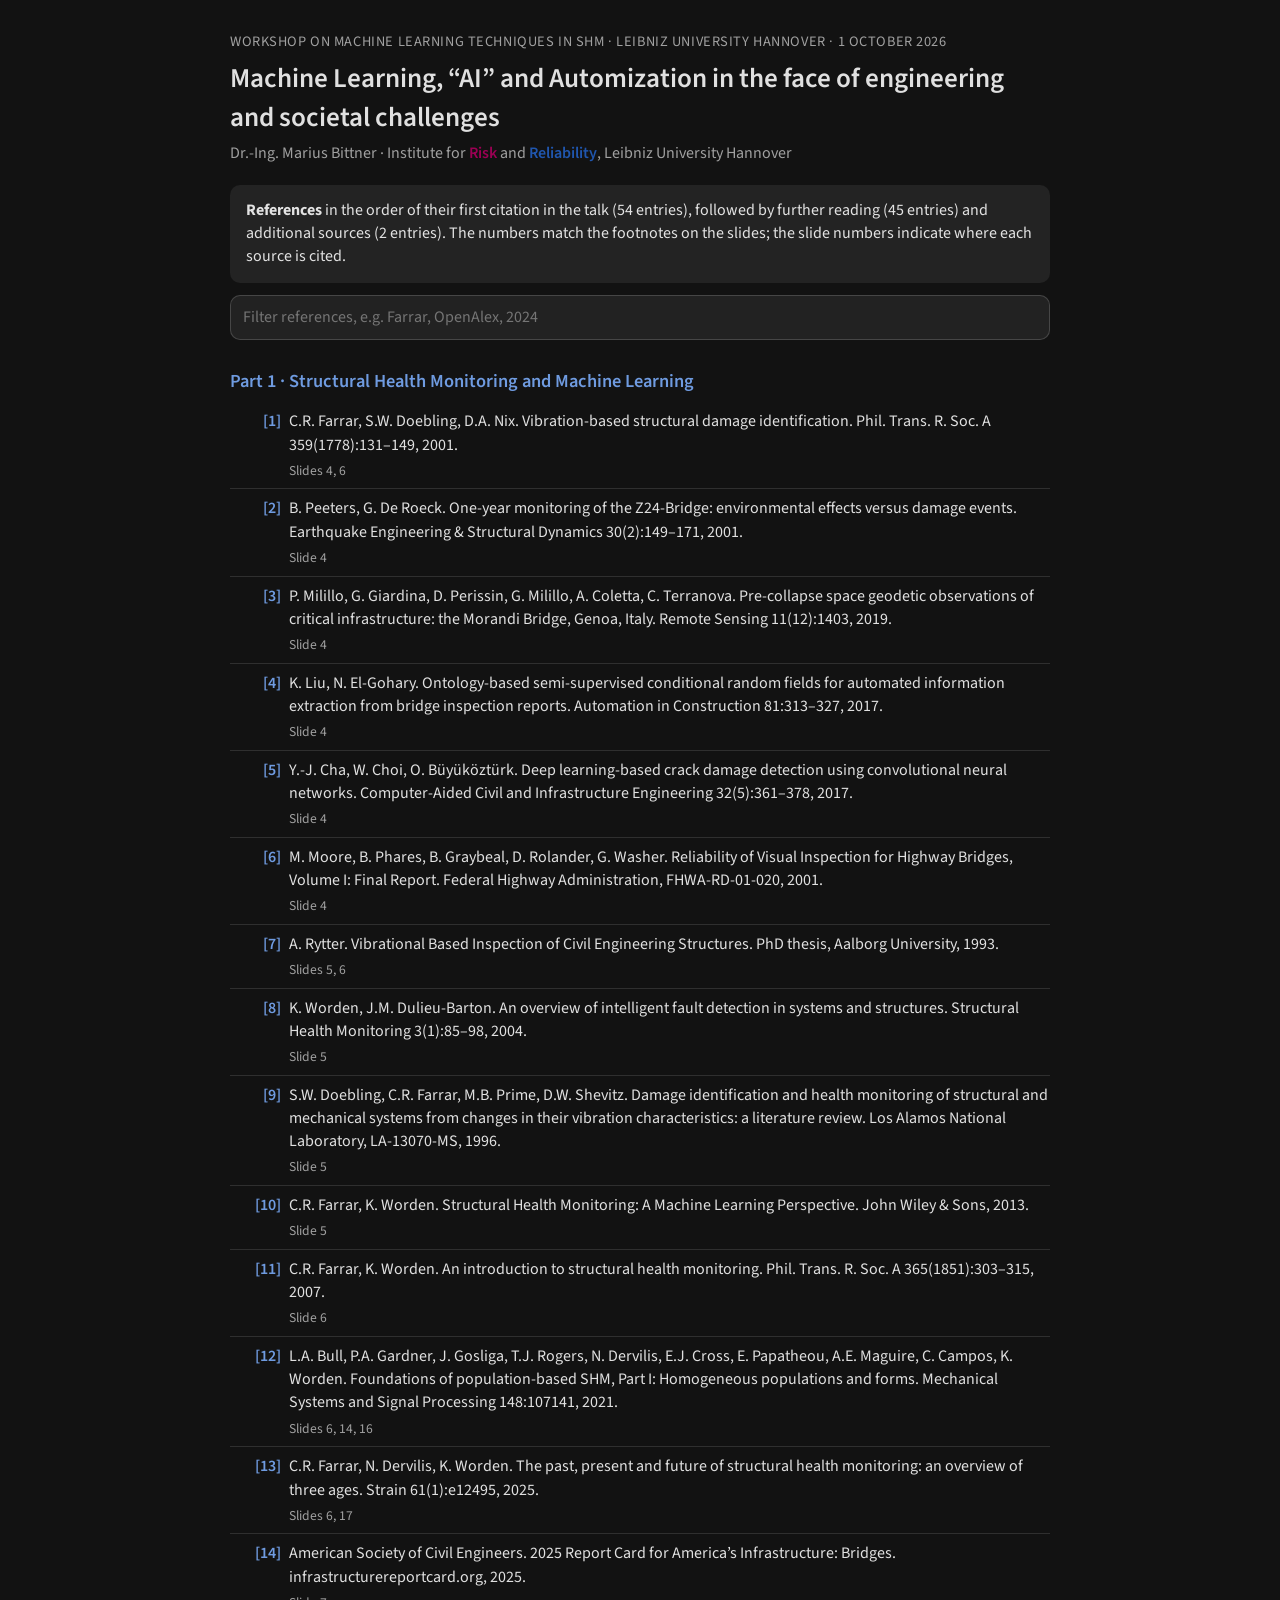
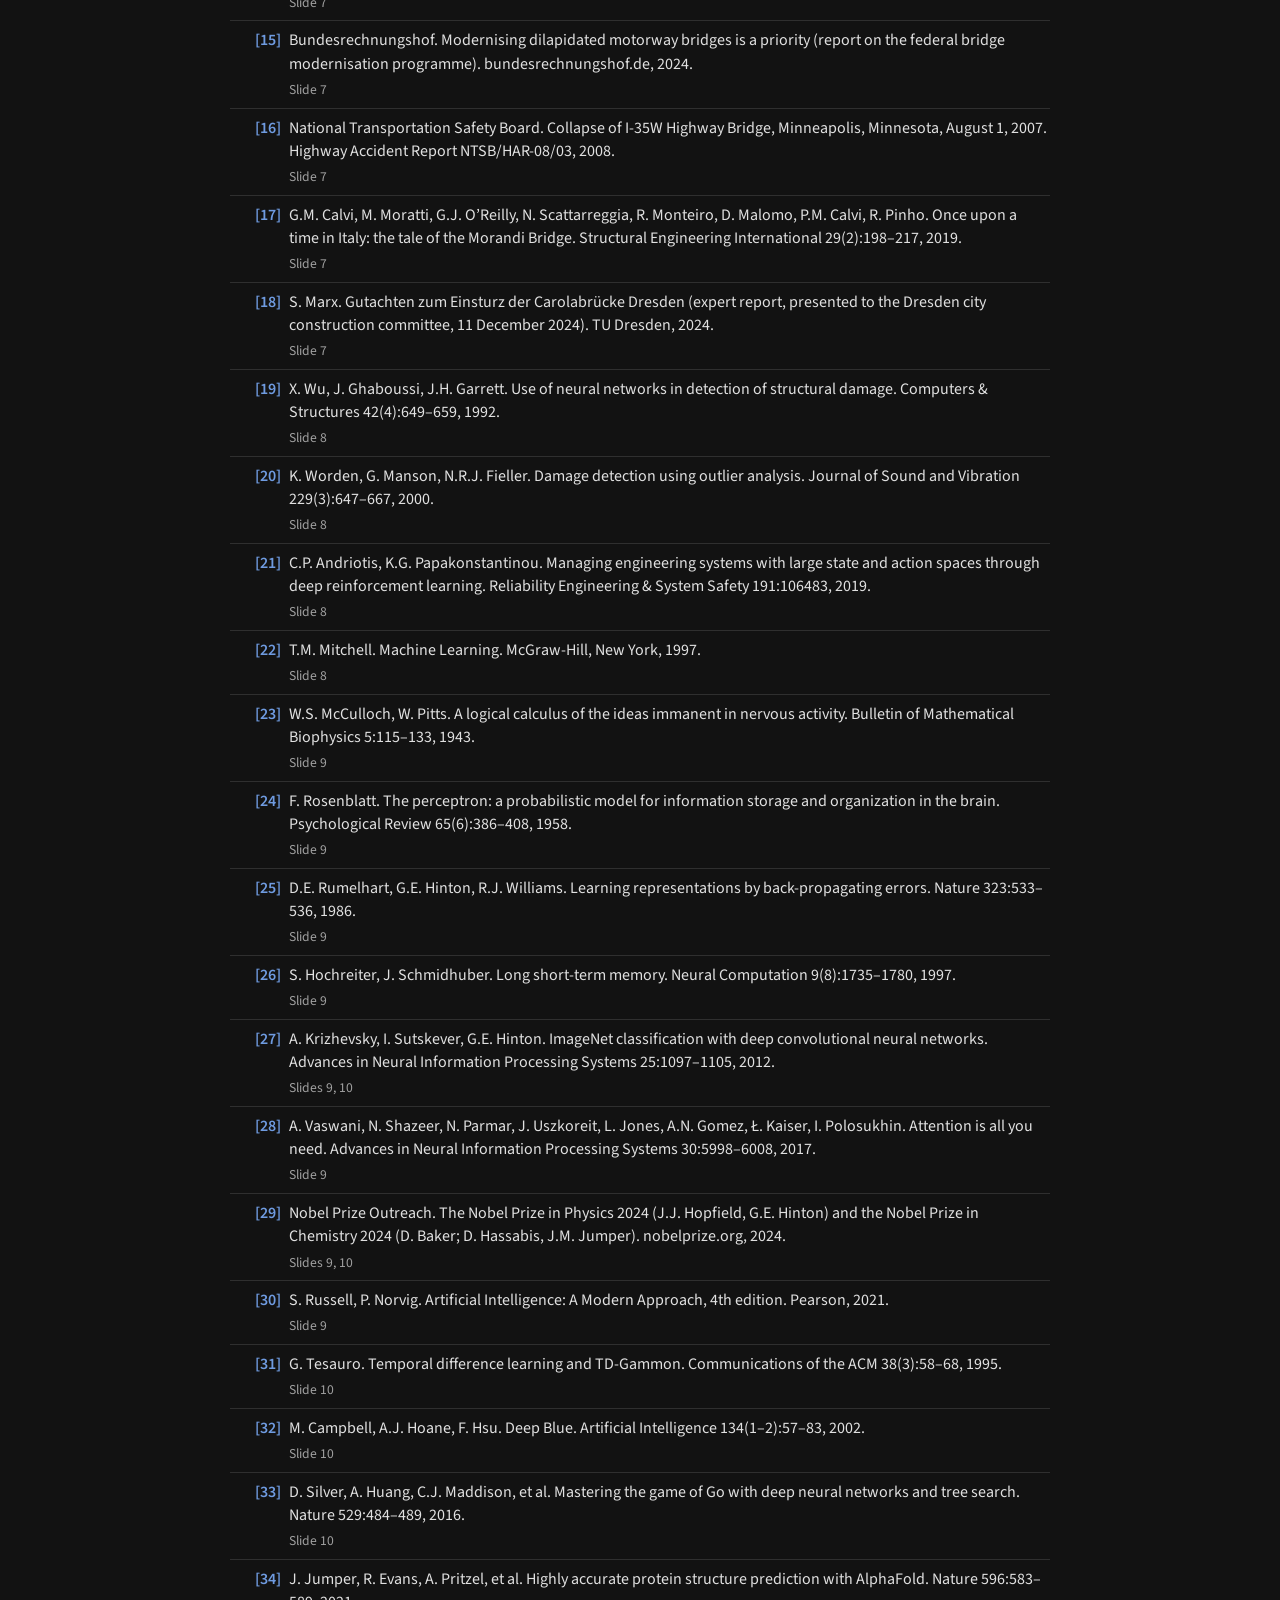
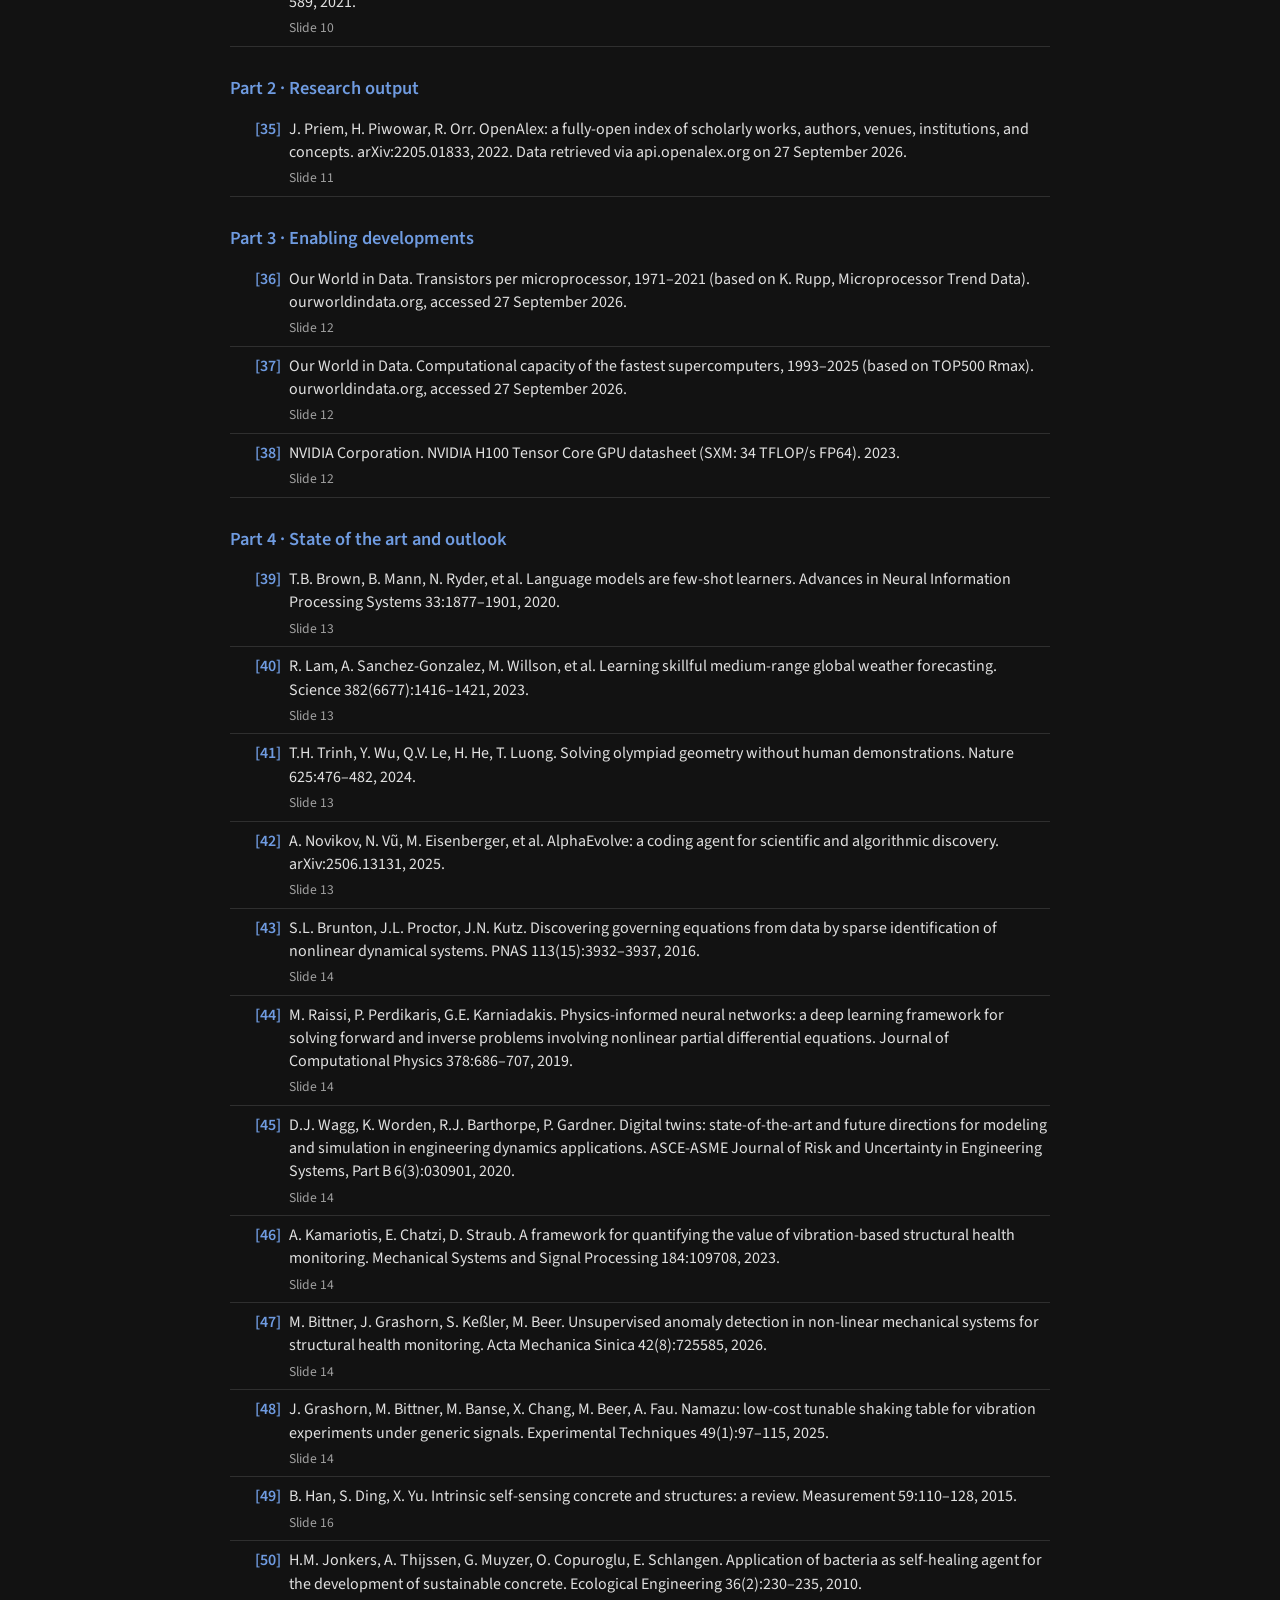
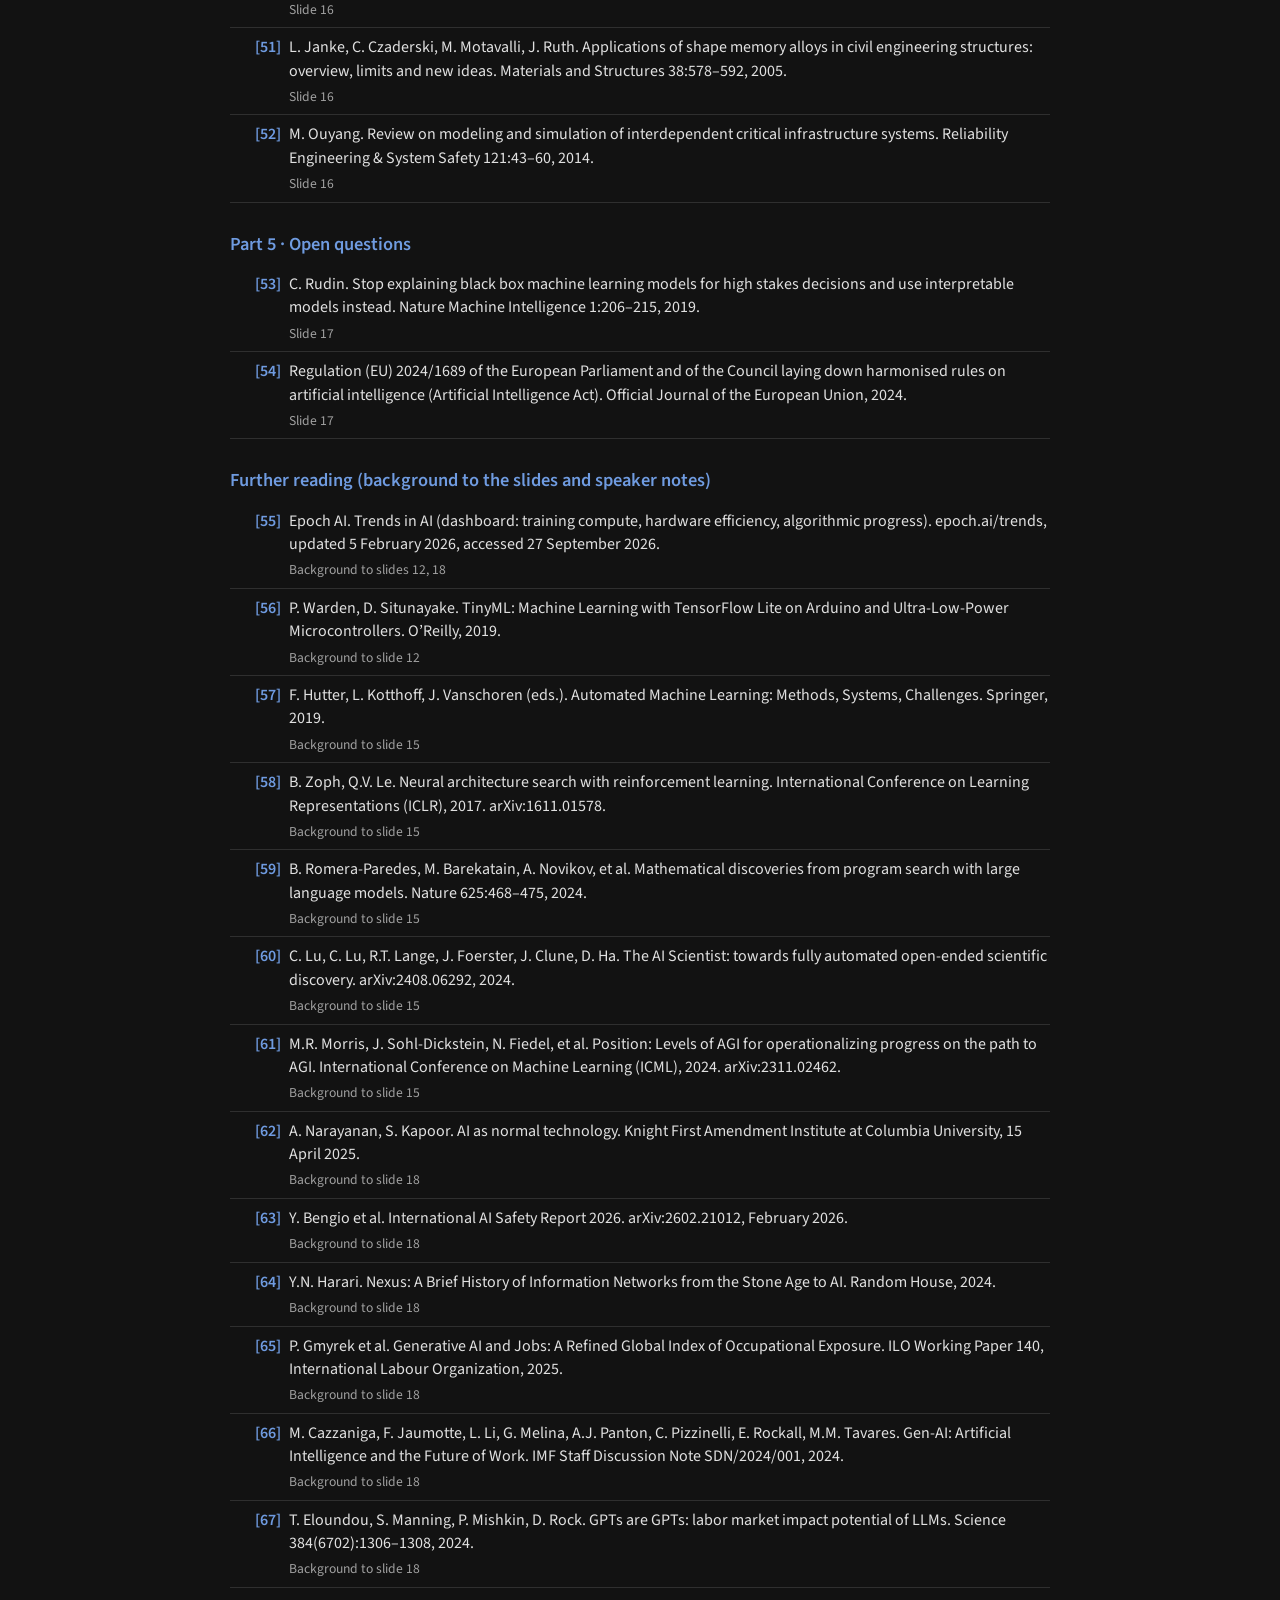
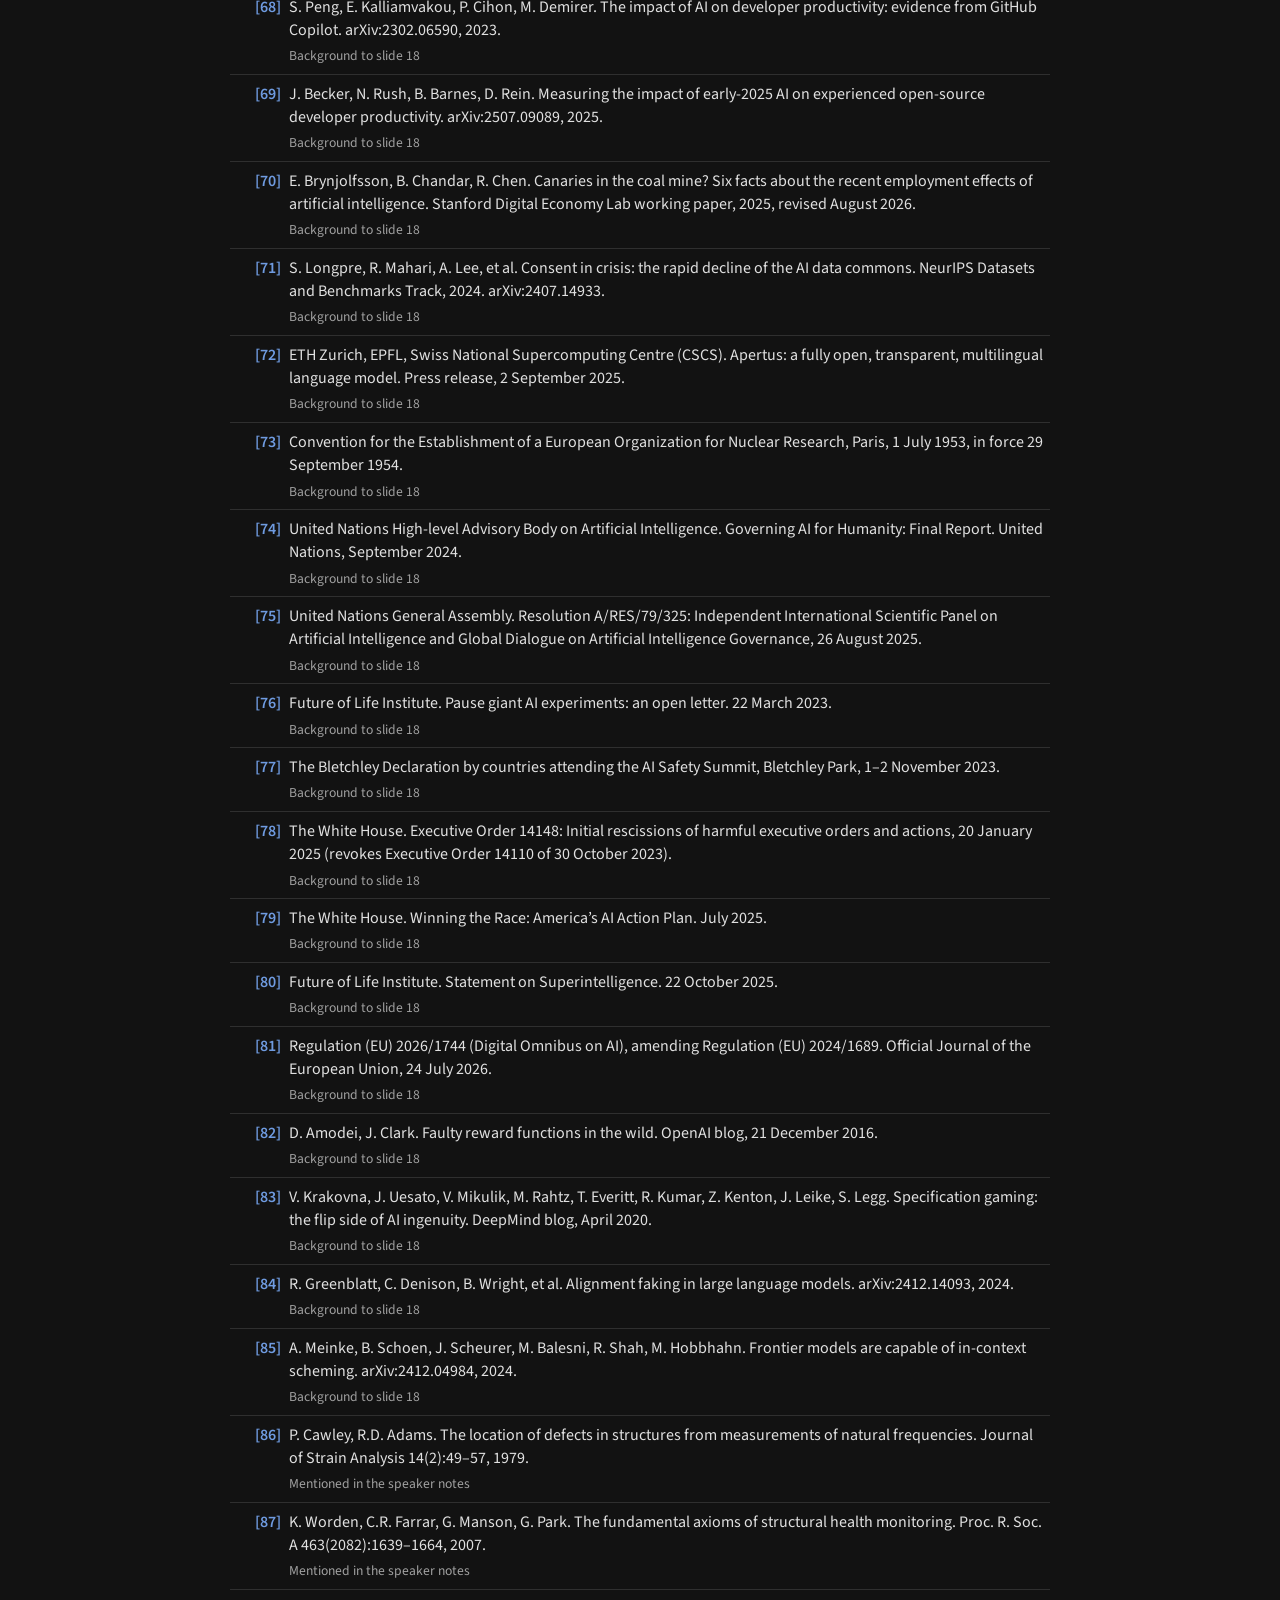
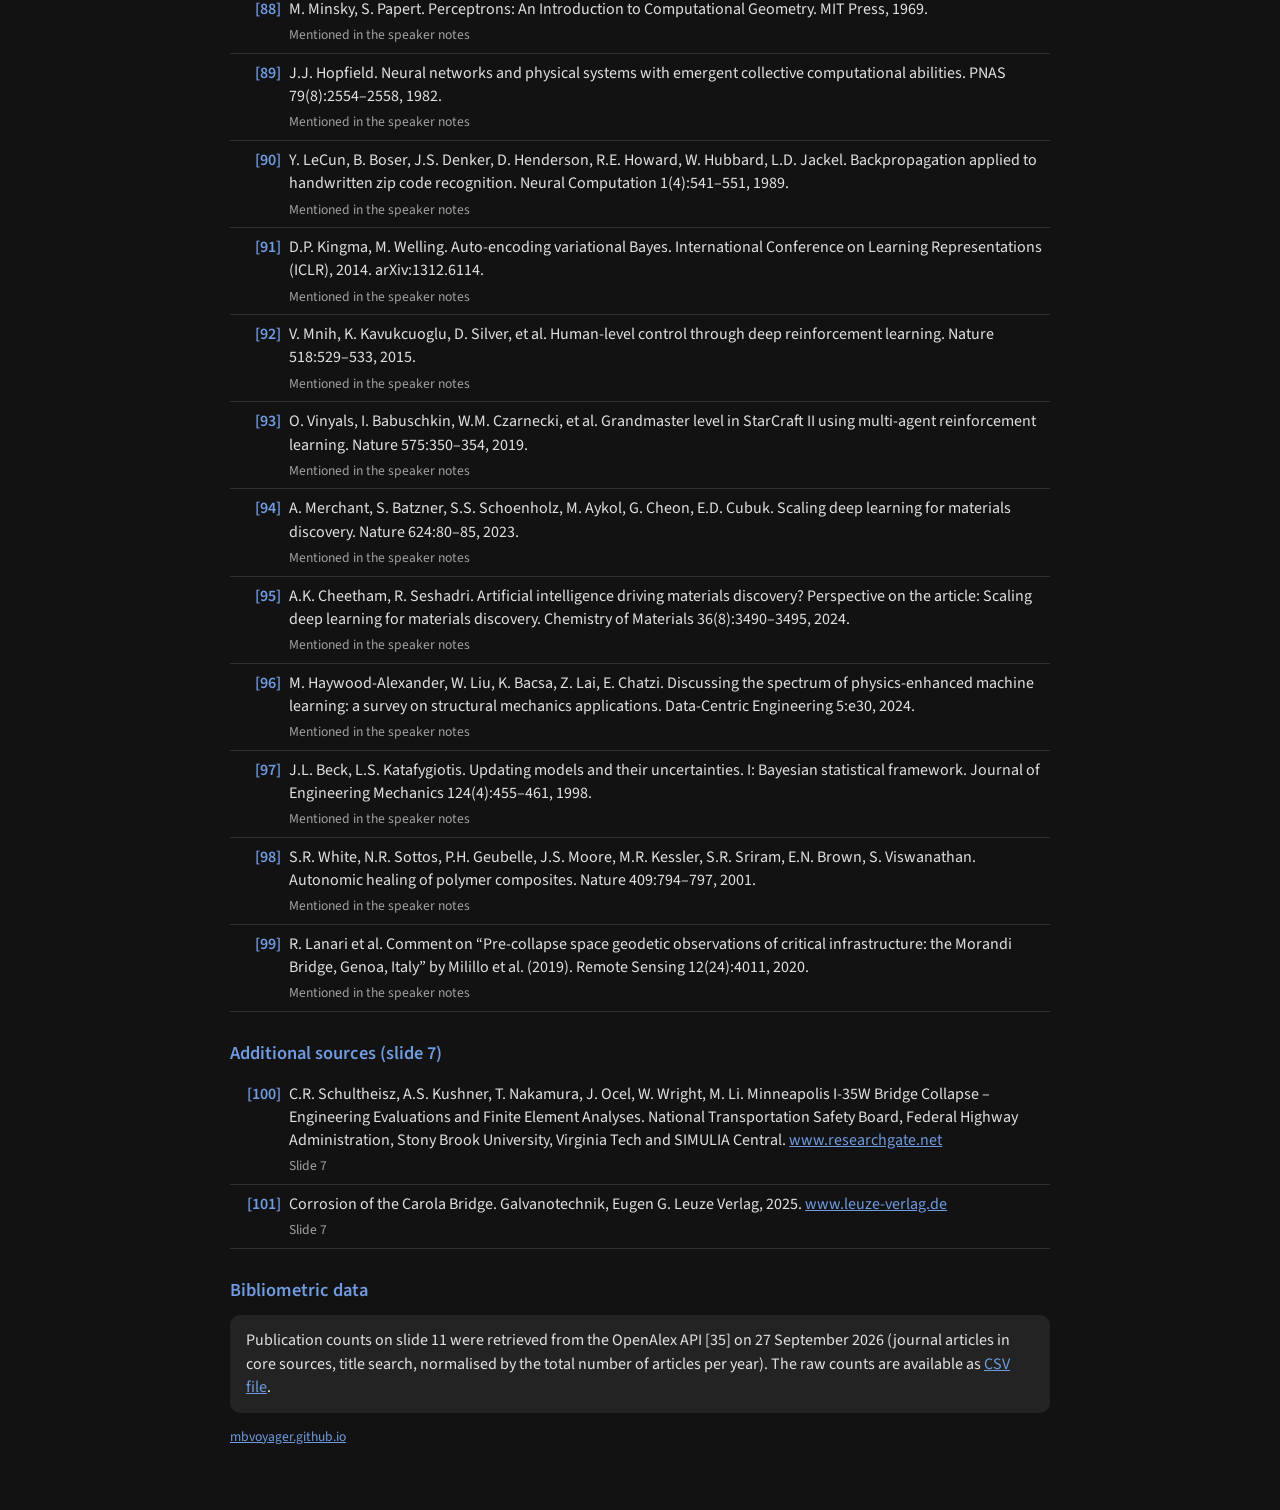
<file: shm26/index.html>
<!DOCTYPE html>
<html lang="en">
  <head>
    <meta charset="UTF-8" />
    <meta name="viewport" content="width=device-width, initial-scale=1.0" />
    <meta name="robots" content="noindex, nofollow" />
    <title>References: Machine Learning, “AI” and Automization (SHM workshop 2026)</title>
    <link rel="icon" href="https://avatars.githubusercontent.com/u/53342844" type="image/x-icon" />
    <link rel="stylesheet" href="talk.css" />
  </head>

  <body>
    <main>
      <p class="eyebrow">Workshop on Machine Learning Techniques in SHM · Leibniz University Hannover · 1 October 2026</p>
      <h1>Machine Learning, “AI” and Automization in the face of engineering and societal challenges</h1>
      <p class="meta">
        Dr.-Ing. Marius Bittner · Institute for <span class="risk">Risk</span> and <span class="reliability">Reliability</span>,
        Leibniz University Hannover
      </p>

      <div class="card">
        <strong>References</strong> in the order of their first citation in the talk (54 entries), followed by further reading (45 entries) and additional sources (2 entries).
        The numbers match the footnotes on the slides; the slide numbers indicate where each source is cited.
      </div>

      <input class="search" id="search" type="search" placeholder="Filter references, e.g. Farrar, OpenAlex, 2024" aria-label="Filter references" />
      <p class="small" id="count"></p>

      <h2 class="part">Part 1 · Structural Health Monitoring and Machine Learning</h2>
      <ol class="refs">
        <li id="ref-1"><span class="num">[1]</span><span class="text">C.R. Farrar, S.W. Doebling, D.A. Nix. Vibration-based structural damage identification. Phil. Trans. R. Soc. A 359(1778):131–149, 2001.</span><span class="slides">Slides 4, 6</span></li>
        <li id="ref-2"><span class="num">[2]</span><span class="text">B. Peeters, G. De Roeck. One-year monitoring of the Z24-Bridge: environmental effects versus damage events. Earthquake Engineering &amp; Structural Dynamics 30(2):149–171, 2001.</span><span class="slides">Slide 4</span></li>
        <li id="ref-3"><span class="num">[3]</span><span class="text">P. Milillo, G. Giardina, D. Perissin, G. Milillo, A. Coletta, C. Terranova. Pre-collapse space geodetic observations of critical infrastructure: the Morandi Bridge, Genoa, Italy. Remote Sensing 11(12):1403, 2019.</span><span class="slides">Slide 4</span></li>
        <li id="ref-4"><span class="num">[4]</span><span class="text">K. Liu, N. El-Gohary. Ontology-based semi-supervised conditional random fields for automated information extraction from bridge inspection reports. Automation in Construction 81:313–327, 2017.</span><span class="slides">Slide 4</span></li>
        <li id="ref-5"><span class="num">[5]</span><span class="text">Y.-J. Cha, W. Choi, O. Büyüköztürk. Deep learning-based crack damage detection using convolutional neural networks. Computer-Aided Civil and Infrastructure Engineering 32(5):361–378, 2017.</span><span class="slides">Slide 4</span></li>
        <li id="ref-6"><span class="num">[6]</span><span class="text">M. Moore, B. Phares, B. Graybeal, D. Rolander, G. Washer. Reliability of Visual Inspection for Highway Bridges, Volume I: Final Report. Federal Highway Administration, FHWA-RD-01-020, 2001.</span><span class="slides">Slide 4</span></li>
        <li id="ref-7"><span class="num">[7]</span><span class="text">A. Rytter. Vibrational Based Inspection of Civil Engineering Structures. PhD thesis, Aalborg University, 1993.</span><span class="slides">Slides 5, 6</span></li>
        <li id="ref-8"><span class="num">[8]</span><span class="text">K. Worden, J.M. Dulieu-Barton. An overview of intelligent fault detection in systems and structures. Structural Health Monitoring 3(1):85–98, 2004.</span><span class="slides">Slide 5</span></li>
        <li id="ref-9"><span class="num">[9]</span><span class="text">S.W. Doebling, C.R. Farrar, M.B. Prime, D.W. Shevitz. Damage identification and health monitoring of structural and mechanical systems from changes in their vibration characteristics: a literature review. Los Alamos National Laboratory, LA-13070-MS, 1996.</span><span class="slides">Slide 5</span></li>
        <li id="ref-10"><span class="num">[10]</span><span class="text">C.R. Farrar, K. Worden. Structural Health Monitoring: A Machine Learning Perspective. John Wiley &amp; Sons, 2013.</span><span class="slides">Slide 5</span></li>
        <li id="ref-11"><span class="num">[11]</span><span class="text">C.R. Farrar, K. Worden. An introduction to structural health monitoring. Phil. Trans. R. Soc. A 365(1851):303–315, 2007.</span><span class="slides">Slide 6</span></li>
        <li id="ref-12"><span class="num">[12]</span><span class="text">L.A. Bull, P.A. Gardner, J. Gosliga, T.J. Rogers, N. Dervilis, E.J. Cross, E. Papatheou, A.E. Maguire, C. Campos, K. Worden. Foundations of population-based SHM, Part I: Homogeneous populations and forms. Mechanical Systems and Signal Processing 148:107141, 2021.</span><span class="slides">Slides 6, 14, 16</span></li>
        <li id="ref-13"><span class="num">[13]</span><span class="text">C.R. Farrar, N. Dervilis, K. Worden. The past, present and future of structural health monitoring: an overview of three ages. Strain 61(1):e12495, 2025.</span><span class="slides">Slides 6, 17</span></li>
        <li id="ref-14"><span class="num">[14]</span><span class="text">American Society of Civil Engineers. 2025 Report Card for America’s Infrastructure: Bridges. infrastructurereportcard.org, 2025.</span><span class="slides">Slide 7</span></li>
        <li id="ref-15"><span class="num">[15]</span><span class="text">Bundesrechnungshof. Modernising dilapidated motorway bridges is a priority (report on the federal bridge modernisation programme). bundesrechnungshof.de, 2024.</span><span class="slides">Slide 7</span></li>
        <li id="ref-16"><span class="num">[16]</span><span class="text">National Transportation Safety Board. Collapse of I-35W Highway Bridge, Minneapolis, Minnesota, August 1, 2007. Highway Accident Report NTSB/HAR-08/03, 2008.</span><span class="slides">Slide 7</span></li>
        <li id="ref-17"><span class="num">[17]</span><span class="text">G.M. Calvi, M. Moratti, G.J. O’Reilly, N. Scattarreggia, R. Monteiro, D. Malomo, P.M. Calvi, R. Pinho. Once upon a time in Italy: the tale of the Morandi Bridge. Structural Engineering International 29(2):198–217, 2019.</span><span class="slides">Slide 7</span></li>
        <li id="ref-18"><span class="num">[18]</span><span class="text">S. Marx. Gutachten zum Einsturz der Carolabrücke Dresden (expert report, presented to the Dresden city construction committee, 11 December 2024). TU Dresden, 2024.</span><span class="slides">Slide 7</span></li>
        <li id="ref-19"><span class="num">[19]</span><span class="text">X. Wu, J. Ghaboussi, J.H. Garrett. Use of neural networks in detection of structural damage. Computers &amp; Structures 42(4):649–659, 1992.</span><span class="slides">Slide 8</span></li>
        <li id="ref-20"><span class="num">[20]</span><span class="text">K. Worden, G. Manson, N.R.J. Fieller. Damage detection using outlier analysis. Journal of Sound and Vibration 229(3):647–667, 2000.</span><span class="slides">Slide 8</span></li>
        <li id="ref-21"><span class="num">[21]</span><span class="text">C.P. Andriotis, K.G. Papakonstantinou. Managing engineering systems with large state and action spaces through deep reinforcement learning. Reliability Engineering &amp; System Safety 191:106483, 2019.</span><span class="slides">Slide 8</span></li>
        <li id="ref-22"><span class="num">[22]</span><span class="text">T.M. Mitchell. Machine Learning. McGraw-Hill, New York, 1997.</span><span class="slides">Slide 8</span></li>
        <li id="ref-23"><span class="num">[23]</span><span class="text">W.S. McCulloch, W. Pitts. A logical calculus of the ideas immanent in nervous activity. Bulletin of Mathematical Biophysics 5:115–133, 1943.</span><span class="slides">Slide 9</span></li>
        <li id="ref-24"><span class="num">[24]</span><span class="text">F. Rosenblatt. The perceptron: a probabilistic model for information storage and organization in the brain. Psychological Review 65(6):386–408, 1958.</span><span class="slides">Slide 9</span></li>
        <li id="ref-25"><span class="num">[25]</span><span class="text">D.E. Rumelhart, G.E. Hinton, R.J. Williams. Learning representations by back-propagating errors. Nature 323:533–536, 1986.</span><span class="slides">Slide 9</span></li>
        <li id="ref-26"><span class="num">[26]</span><span class="text">S. Hochreiter, J. Schmidhuber. Long short-term memory. Neural Computation 9(8):1735–1780, 1997.</span><span class="slides">Slide 9</span></li>
        <li id="ref-27"><span class="num">[27]</span><span class="text">A. Krizhevsky, I. Sutskever, G.E. Hinton. ImageNet classification with deep convolutional neural networks. Advances in Neural Information Processing Systems 25:1097–1105, 2012.</span><span class="slides">Slides 9, 10</span></li>
        <li id="ref-28"><span class="num">[28]</span><span class="text">A. Vaswani, N. Shazeer, N. Parmar, J. Uszkoreit, L. Jones, A.N. Gomez, Ł. Kaiser, I. Polosukhin. Attention is all you need. Advances in Neural Information Processing Systems 30:5998–6008, 2017.</span><span class="slides">Slide 9</span></li>
        <li id="ref-29"><span class="num">[29]</span><span class="text">Nobel Prize Outreach. The Nobel Prize in Physics 2024 (J.J. Hopfield, G.E. Hinton) and the Nobel Prize in Chemistry 2024 (D. Baker; D. Hassabis, J.M. Jumper). nobelprize.org, 2024.</span><span class="slides">Slides 9, 10</span></li>
        <li id="ref-30"><span class="num">[30]</span><span class="text">S. Russell, P. Norvig. Artificial Intelligence: A Modern Approach, 4th edition. Pearson, 2021.</span><span class="slides">Slide 9</span></li>
        <li id="ref-31"><span class="num">[31]</span><span class="text">G. Tesauro. Temporal difference learning and TD-Gammon. Communications of the ACM 38(3):58–68, 1995.</span><span class="slides">Slide 10</span></li>
        <li id="ref-32"><span class="num">[32]</span><span class="text">M. Campbell, A.J. Hoane, F. Hsu. Deep Blue. Artificial Intelligence 134(1–2):57–83, 2002.</span><span class="slides">Slide 10</span></li>
        <li id="ref-33"><span class="num">[33]</span><span class="text">D. Silver, A. Huang, C.J. Maddison, et al. Mastering the game of Go with deep neural networks and tree search. Nature 529:484–489, 2016.</span><span class="slides">Slide 10</span></li>
        <li id="ref-34"><span class="num">[34]</span><span class="text">J. Jumper, R. Evans, A. Pritzel, et al. Highly accurate protein structure prediction with AlphaFold. Nature 596:583–589, 2021.</span><span class="slides">Slide 10</span></li>
      </ol>
      <h2 class="part">Part 2 · Research output</h2>
      <ol class="refs">
        <li id="ref-35"><span class="num">[35]</span><span class="text">J. Priem, H. Piwowar, R. Orr. OpenAlex: a fully-open index of scholarly works, authors, venues, institutions, and concepts. arXiv:2205.01833, 2022. Data retrieved via api.openalex.org on 27 September 2026.</span><span class="slides">Slide 11</span></li>
      </ol>
      <h2 class="part">Part 3 · Enabling developments</h2>
      <ol class="refs">
        <li id="ref-36"><span class="num">[36]</span><span class="text">Our World in Data. Transistors per microprocessor, 1971–2021 (based on K. Rupp, Microprocessor Trend Data). ourworldindata.org, accessed 27 September 2026.</span><span class="slides">Slide 12</span></li>
        <li id="ref-37"><span class="num">[37]</span><span class="text">Our World in Data. Computational capacity of the fastest supercomputers, 1993–2025 (based on TOP500 Rmax). ourworldindata.org, accessed 27 September 2026.</span><span class="slides">Slide 12</span></li>
        <li id="ref-38"><span class="num">[38]</span><span class="text">NVIDIA Corporation. NVIDIA H100 Tensor Core GPU datasheet (SXM: 34 TFLOP/s FP64). 2023.</span><span class="slides">Slide 12</span></li>
      </ol>
      <h2 class="part">Part 4 · State of the art and outlook</h2>
      <ol class="refs">
        <li id="ref-39"><span class="num">[39]</span><span class="text">T.B. Brown, B. Mann, N. Ryder, et al. Language models are few-shot learners. Advances in Neural Information Processing Systems 33:1877–1901, 2020.</span><span class="slides">Slide 13</span></li>
        <li id="ref-40"><span class="num">[40]</span><span class="text">R. Lam, A. Sanchez-Gonzalez, M. Willson, et al. Learning skillful medium-range global weather forecasting. Science 382(6677):1416–1421, 2023.</span><span class="slides">Slide 13</span></li>
        <li id="ref-41"><span class="num">[41]</span><span class="text">T.H. Trinh, Y. Wu, Q.V. Le, H. He, T. Luong. Solving olympiad geometry without human demonstrations. Nature 625:476–482, 2024.</span><span class="slides">Slide 13</span></li>
        <li id="ref-42"><span class="num">[42]</span><span class="text">A. Novikov, N. Vũ, M. Eisenberger, et al. AlphaEvolve: a coding agent for scientific and algorithmic discovery. arXiv:2506.13131, 2025.</span><span class="slides">Slide 13</span></li>
        <li id="ref-43"><span class="num">[43]</span><span class="text">S.L. Brunton, J.L. Proctor, J.N. Kutz. Discovering governing equations from data by sparse identification of nonlinear dynamical systems. PNAS 113(15):3932–3937, 2016.</span><span class="slides">Slide 14</span></li>
        <li id="ref-44"><span class="num">[44]</span><span class="text">M. Raissi, P. Perdikaris, G.E. Karniadakis. Physics-informed neural networks: a deep learning framework for solving forward and inverse problems involving nonlinear partial differential equations. Journal of Computational Physics 378:686–707, 2019.</span><span class="slides">Slide 14</span></li>
        <li id="ref-45"><span class="num">[45]</span><span class="text">D.J. Wagg, K. Worden, R.J. Barthorpe, P. Gardner. Digital twins: state-of-the-art and future directions for modeling and simulation in engineering dynamics applications. ASCE-ASME Journal of Risk and Uncertainty in Engineering Systems, Part B 6(3):030901, 2020.</span><span class="slides">Slide 14</span></li>
        <li id="ref-46"><span class="num">[46]</span><span class="text">A. Kamariotis, E. Chatzi, D. Straub. A framework for quantifying the value of vibration-based structural health monitoring. Mechanical Systems and Signal Processing 184:109708, 2023.</span><span class="slides">Slide 14</span></li>
        <li id="ref-47"><span class="num">[47]</span><span class="text">M. Bittner, J. Grashorn, S. Keßler, M. Beer. Unsupervised anomaly detection in non-linear mechanical systems for structural health monitoring. Acta Mechanica Sinica 42(8):725585, 2026.</span><span class="slides">Slide 14</span></li>
        <li id="ref-48"><span class="num">[48]</span><span class="text">J. Grashorn, M. Bittner, M. Banse, X. Chang, M. Beer, A. Fau. Namazu: low-cost tunable shaking table for vibration experiments under generic signals. Experimental Techniques 49(1):97–115, 2025.</span><span class="slides">Slide 14</span></li>
        <li id="ref-49"><span class="num">[49]</span><span class="text">B. Han, S. Ding, X. Yu. Intrinsic self-sensing concrete and structures: a review. Measurement 59:110–128, 2015.</span><span class="slides">Slide 16</span></li>
        <li id="ref-50"><span class="num">[50]</span><span class="text">H.M. Jonkers, A. Thijssen, G. Muyzer, O. Copuroglu, E. Schlangen. Application of bacteria as self-healing agent for the development of sustainable concrete. Ecological Engineering 36(2):230–235, 2010.</span><span class="slides">Slide 16</span></li>
        <li id="ref-51"><span class="num">[51]</span><span class="text">L. Janke, C. Czaderski, M. Motavalli, J. Ruth. Applications of shape memory alloys in civil engineering structures: overview, limits and new ideas. Materials and Structures 38:578–592, 2005.</span><span class="slides">Slide 16</span></li>
        <li id="ref-52"><span class="num">[52]</span><span class="text">M. Ouyang. Review on modeling and simulation of interdependent critical infrastructure systems. Reliability Engineering &amp; System Safety 121:43–60, 2014.</span><span class="slides">Slide 16</span></li>
      </ol>
      <h2 class="part">Part 5 · Open questions</h2>
      <ol class="refs">
        <li id="ref-53"><span class="num">[53]</span><span class="text">C. Rudin. Stop explaining black box machine learning models for high stakes decisions and use interpretable models instead. Nature Machine Intelligence 1:206–215, 2019.</span><span class="slides">Slide 17</span></li>
        <li id="ref-54"><span class="num">[54]</span><span class="text">Regulation (EU) 2024/1689 of the European Parliament and of the Council laying down harmonised rules on artificial intelligence (Artificial Intelligence Act). Official Journal of the European Union, 2024.</span><span class="slides">Slide 17</span></li>
      </ol>
      <h2 class="part">Further reading (background to the slides and speaker notes)</h2>
      <ol class="refs">
        <li id="ref-55"><span class="num">[55]</span><span class="text">Epoch AI. Trends in AI (dashboard: training compute, hardware efficiency, algorithmic progress). epoch.ai/trends, updated 5 February 2026, accessed 27 September 2026.</span><span class="slides">Background to slides 12, 18</span></li>
        <li id="ref-56"><span class="num">[56]</span><span class="text">P. Warden, D. Situnayake. TinyML: Machine Learning with TensorFlow Lite on Arduino and Ultra-Low-Power Microcontrollers. O’Reilly, 2019.</span><span class="slides">Background to slide 12</span></li>
        <li id="ref-57"><span class="num">[57]</span><span class="text">F. Hutter, L. Kotthoff, J. Vanschoren (eds.). Automated Machine Learning: Methods, Systems, Challenges. Springer, 2019.</span><span class="slides">Background to slide 15</span></li>
        <li id="ref-58"><span class="num">[58]</span><span class="text">B. Zoph, Q.V. Le. Neural architecture search with reinforcement learning. International Conference on Learning Representations (ICLR), 2017. arXiv:1611.01578.</span><span class="slides">Background to slide 15</span></li>
        <li id="ref-59"><span class="num">[59]</span><span class="text">B. Romera-Paredes, M. Barekatain, A. Novikov, et al. Mathematical discoveries from program search with large language models. Nature 625:468–475, 2024.</span><span class="slides">Background to slide 15</span></li>
        <li id="ref-60"><span class="num">[60]</span><span class="text">C. Lu, C. Lu, R.T. Lange, J. Foerster, J. Clune, D. Ha. The AI Scientist: towards fully automated open-ended scientific discovery. arXiv:2408.06292, 2024.</span><span class="slides">Background to slide 15</span></li>
        <li id="ref-61"><span class="num">[61]</span><span class="text">M.R. Morris, J. Sohl-Dickstein, N. Fiedel, et al. Position: Levels of AGI for operationalizing progress on the path to AGI. International Conference on Machine Learning (ICML), 2024. arXiv:2311.02462.</span><span class="slides">Background to slide 15</span></li>
        <li id="ref-62"><span class="num">[62]</span><span class="text">A. Narayanan, S. Kapoor. AI as normal technology. Knight First Amendment Institute at Columbia University, 15 April 2025.</span><span class="slides">Background to slide 18</span></li>
        <li id="ref-63"><span class="num">[63]</span><span class="text">Y. Bengio et al. International AI Safety Report 2026. arXiv:2602.21012, February 2026.</span><span class="slides">Background to slide 18</span></li>
        <li id="ref-64"><span class="num">[64]</span><span class="text">Y.N. Harari. Nexus: A Brief History of Information Networks from the Stone Age to AI. Random House, 2024.</span><span class="slides">Background to slide 18</span></li>
        <li id="ref-65"><span class="num">[65]</span><span class="text">P. Gmyrek et al. Generative AI and Jobs: A Refined Global Index of Occupational Exposure. ILO Working Paper 140, International Labour Organization, 2025.</span><span class="slides">Background to slide 18</span></li>
        <li id="ref-66"><span class="num">[66]</span><span class="text">M. Cazzaniga, F. Jaumotte, L. Li, G. Melina, A.J. Panton, C. Pizzinelli, E. Rockall, M.M. Tavares. Gen-AI: Artificial Intelligence and the Future of Work. IMF Staff Discussion Note SDN/2024/001, 2024.</span><span class="slides">Background to slide 18</span></li>
        <li id="ref-67"><span class="num">[67]</span><span class="text">T. Eloundou, S. Manning, P. Mishkin, D. Rock. GPTs are GPTs: labor market impact potential of LLMs. Science 384(6702):1306–1308, 2024.</span><span class="slides">Background to slide 18</span></li>
        <li id="ref-68"><span class="num">[68]</span><span class="text">S. Peng, E. Kalliamvakou, P. Cihon, M. Demirer. The impact of AI on developer productivity: evidence from GitHub Copilot. arXiv:2302.06590, 2023.</span><span class="slides">Background to slide 18</span></li>
        <li id="ref-69"><span class="num">[69]</span><span class="text">J. Becker, N. Rush, B. Barnes, D. Rein. Measuring the impact of early-2025 AI on experienced open-source developer productivity. arXiv:2507.09089, 2025.</span><span class="slides">Background to slide 18</span></li>
        <li id="ref-70"><span class="num">[70]</span><span class="text">E. Brynjolfsson, B. Chandar, R. Chen. Canaries in the coal mine? Six facts about the recent employment effects of artificial intelligence. Stanford Digital Economy Lab working paper, 2025, revised August 2026.</span><span class="slides">Background to slide 18</span></li>
        <li id="ref-71"><span class="num">[71]</span><span class="text">S. Longpre, R. Mahari, A. Lee, et al. Consent in crisis: the rapid decline of the AI data commons. NeurIPS Datasets and Benchmarks Track, 2024. arXiv:2407.14933.</span><span class="slides">Background to slide 18</span></li>
        <li id="ref-72"><span class="num">[72]</span><span class="text">ETH Zurich, EPFL, Swiss National Supercomputing Centre (CSCS). Apertus: a fully open, transparent, multilingual language model. Press release, 2 September 2025.</span><span class="slides">Background to slide 18</span></li>
        <li id="ref-73"><span class="num">[73]</span><span class="text">Convention for the Establishment of a European Organization for Nuclear Research, Paris, 1 July 1953, in force 29 September 1954.</span><span class="slides">Background to slide 18</span></li>
        <li id="ref-74"><span class="num">[74]</span><span class="text">United Nations High-level Advisory Body on Artificial Intelligence. Governing AI for Humanity: Final Report. United Nations, September 2024.</span><span class="slides">Background to slide 18</span></li>
        <li id="ref-75"><span class="num">[75]</span><span class="text">United Nations General Assembly. Resolution A/RES/79/325: Independent International Scientific Panel on Artificial Intelligence and Global Dialogue on Artificial Intelligence Governance, 26 August 2025.</span><span class="slides">Background to slide 18</span></li>
        <li id="ref-76"><span class="num">[76]</span><span class="text">Future of Life Institute. Pause giant AI experiments: an open letter. 22 March 2023.</span><span class="slides">Background to slide 18</span></li>
        <li id="ref-77"><span class="num">[77]</span><span class="text">The Bletchley Declaration by countries attending the AI Safety Summit, Bletchley Park, 1–2 November 2023.</span><span class="slides">Background to slide 18</span></li>
        <li id="ref-78"><span class="num">[78]</span><span class="text">The White House. Executive Order 14148: Initial rescissions of harmful executive orders and actions, 20 January 2025 (revokes Executive Order 14110 of 30 October 2023).</span><span class="slides">Background to slide 18</span></li>
        <li id="ref-79"><span class="num">[79]</span><span class="text">The White House. Winning the Race: America’s AI Action Plan. July 2025.</span><span class="slides">Background to slide 18</span></li>
        <li id="ref-80"><span class="num">[80]</span><span class="text">Future of Life Institute. Statement on Superintelligence. 22 October 2025.</span><span class="slides">Background to slide 18</span></li>
        <li id="ref-81"><span class="num">[81]</span><span class="text">Regulation (EU) 2026/1744 (Digital Omnibus on AI), amending Regulation (EU) 2024/1689. Official Journal of the European Union, 24 July 2026.</span><span class="slides">Background to slide 18</span></li>
        <li id="ref-82"><span class="num">[82]</span><span class="text">D. Amodei, J. Clark. Faulty reward functions in the wild. OpenAI blog, 21 December 2016.</span><span class="slides">Background to slide 18</span></li>
        <li id="ref-83"><span class="num">[83]</span><span class="text">V. Krakovna, J. Uesato, V. Mikulik, M. Rahtz, T. Everitt, R. Kumar, Z. Kenton, J. Leike, S. Legg. Specification gaming: the flip side of AI ingenuity. DeepMind blog, April 2020.</span><span class="slides">Background to slide 18</span></li>
        <li id="ref-84"><span class="num">[84]</span><span class="text">R. Greenblatt, C. Denison, B. Wright, et al. Alignment faking in large language models. arXiv:2412.14093, 2024.</span><span class="slides">Background to slide 18</span></li>
        <li id="ref-85"><span class="num">[85]</span><span class="text">A. Meinke, B. Schoen, J. Scheurer, M. Balesni, R. Shah, M. Hobbhahn. Frontier models are capable of in-context scheming. arXiv:2412.04984, 2024.</span><span class="slides">Background to slide 18</span></li>
        <li id="ref-86"><span class="num">[86]</span><span class="text">P. Cawley, R.D. Adams. The location of defects in structures from measurements of natural frequencies. Journal of Strain Analysis 14(2):49–57, 1979.</span><span class="slides">Mentioned in the speaker notes</span></li>
        <li id="ref-87"><span class="num">[87]</span><span class="text">K. Worden, C.R. Farrar, G. Manson, G. Park. The fundamental axioms of structural health monitoring. Proc. R. Soc. A 463(2082):1639–1664, 2007.</span><span class="slides">Mentioned in the speaker notes</span></li>
        <li id="ref-88"><span class="num">[88]</span><span class="text">M. Minsky, S. Papert. Perceptrons: An Introduction to Computational Geometry. MIT Press, 1969.</span><span class="slides">Mentioned in the speaker notes</span></li>
        <li id="ref-89"><span class="num">[89]</span><span class="text">J.J. Hopfield. Neural networks and physical systems with emergent collective computational abilities. PNAS 79(8):2554–2558, 1982.</span><span class="slides">Mentioned in the speaker notes</span></li>
        <li id="ref-90"><span class="num">[90]</span><span class="text">Y. LeCun, B. Boser, J.S. Denker, D. Henderson, R.E. Howard, W. Hubbard, L.D. Jackel. Backpropagation applied to handwritten zip code recognition. Neural Computation 1(4):541–551, 1989.</span><span class="slides">Mentioned in the speaker notes</span></li>
        <li id="ref-91"><span class="num">[91]</span><span class="text">D.P. Kingma, M. Welling. Auto-encoding variational Bayes. International Conference on Learning Representations (ICLR), 2014. arXiv:1312.6114.</span><span class="slides">Mentioned in the speaker notes</span></li>
        <li id="ref-92"><span class="num">[92]</span><span class="text">V. Mnih, K. Kavukcuoglu, D. Silver, et al. Human-level control through deep reinforcement learning. Nature 518:529–533, 2015.</span><span class="slides">Mentioned in the speaker notes</span></li>
        <li id="ref-93"><span class="num">[93]</span><span class="text">O. Vinyals, I. Babuschkin, W.M. Czarnecki, et al. Grandmaster level in StarCraft II using multi-agent reinforcement learning. Nature 575:350–354, 2019.</span><span class="slides">Mentioned in the speaker notes</span></li>
        <li id="ref-94"><span class="num">[94]</span><span class="text">A. Merchant, S. Batzner, S.S. Schoenholz, M. Aykol, G. Cheon, E.D. Cubuk. Scaling deep learning for materials discovery. Nature 624:80–85, 2023.</span><span class="slides">Mentioned in the speaker notes</span></li>
        <li id="ref-95"><span class="num">[95]</span><span class="text">A.K. Cheetham, R. Seshadri. Artificial intelligence driving materials discovery? Perspective on the article: Scaling deep learning for materials discovery. Chemistry of Materials 36(8):3490–3495, 2024.</span><span class="slides">Mentioned in the speaker notes</span></li>
        <li id="ref-96"><span class="num">[96]</span><span class="text">M. Haywood-Alexander, W. Liu, K. Bacsa, Z. Lai, E. Chatzi. Discussing the spectrum of physics-enhanced machine learning: a survey on structural mechanics applications. Data-Centric Engineering 5:e30, 2024.</span><span class="slides">Mentioned in the speaker notes</span></li>
        <li id="ref-97"><span class="num">[97]</span><span class="text">J.L. Beck, L.S. Katafygiotis. Updating models and their uncertainties. I: Bayesian statistical framework. Journal of Engineering Mechanics 124(4):455–461, 1998.</span><span class="slides">Mentioned in the speaker notes</span></li>
        <li id="ref-98"><span class="num">[98]</span><span class="text">S.R. White, N.R. Sottos, P.H. Geubelle, J.S. Moore, M.R. Kessler, S.R. Sriram, E.N. Brown, S. Viswanathan. Autonomic healing of polymer composites. Nature 409:794–797, 2001.</span><span class="slides">Mentioned in the speaker notes</span></li>
        <li id="ref-99"><span class="num">[99]</span><span class="text">R. Lanari et al. Comment on “Pre-collapse space geodetic observations of critical infrastructure: the Morandi Bridge, Genoa, Italy” by Milillo et al. (2019). Remote Sensing 12(24):4011, 2020.</span><span class="slides">Mentioned in the speaker notes</span></li>
      </ol>
      <h2 class="part">Additional sources (slide 7)</h2>
      <ol class="refs">
        <li id="ref-100"><span class="num">[100]</span><span class="text">C.R. Schultheisz, A.S. Kushner, T. Nakamura, J. Ocel, W. Wright, M. Li. Minneapolis I-35W Bridge Collapse – Engineering Evaluations and Finite Element Analyses. National Transportation Safety Board, Federal Highway Administration, Stony Brook University, Virginia Tech and SIMULIA Central. <a href="https://www.researchgate.net/publication/266495554_Minneapolis_I-35W_Bridge_Collapse_-_Engineering_Evaluations_and_Finite_Element_Analyses">www.researchgate.net</a></span><span class="slides">Slide 7</span></li>
        <li id="ref-101"><span class="num">[101]</span><span class="text">Corrosion of the Carola Bridge. Galvanotechnik, Eugen G. Leuze Verlag, 2025. <a href="https://www.leuze-verlag.de/en/essays/corrosion-of-the-carola-bridge">www.leuze-verlag.de</a></span><span class="slides">Slide 7</span></li>
      </ol>

      <h2>Bibliometric data</h2>
      <div class="card">
        Publication counts on slide 11 were retrieved from the OpenAlex API [35] on 27 September 2026
        (journal articles in core sources, title search, normalised by the total number of articles per year).
        The raw counts are available as <a href="data/openalex_counts.csv">CSV file</a>.
      </div>

      <p class="small"><a href="/">mbvoyager.github.io</a></p>
    </main>

    <script>
      (function () {
        var input = document.getElementById("search");
        var count = document.getElementById("count");
        var items = Array.prototype.slice.call(document.querySelectorAll("ol.refs li"));
        var parts = Array.prototype.slice.call(document.querySelectorAll("h2.part"));
        function update() {
          var q = input.value.trim().toLowerCase();
          var shown = 0;
          items.forEach(function (li) {
            var hit = !q || li.textContent.toLowerCase().indexOf(q) !== -1;
            li.classList.toggle("hidden", !hit);
            if (hit) shown += 1;
          });
          parts.forEach(function (h) {
            var list = h.nextElementSibling;
            var any = list.querySelector("li:not(.hidden)");
            h.classList.toggle("hidden", !any);
            list.classList.toggle("hidden", !any);
          });
          count.textContent = q ? shown + " of " + items.length + " references" : "";
        }
        input.addEventListener("input", update);
      })();
    </script>
  </body>
</html>
</file>
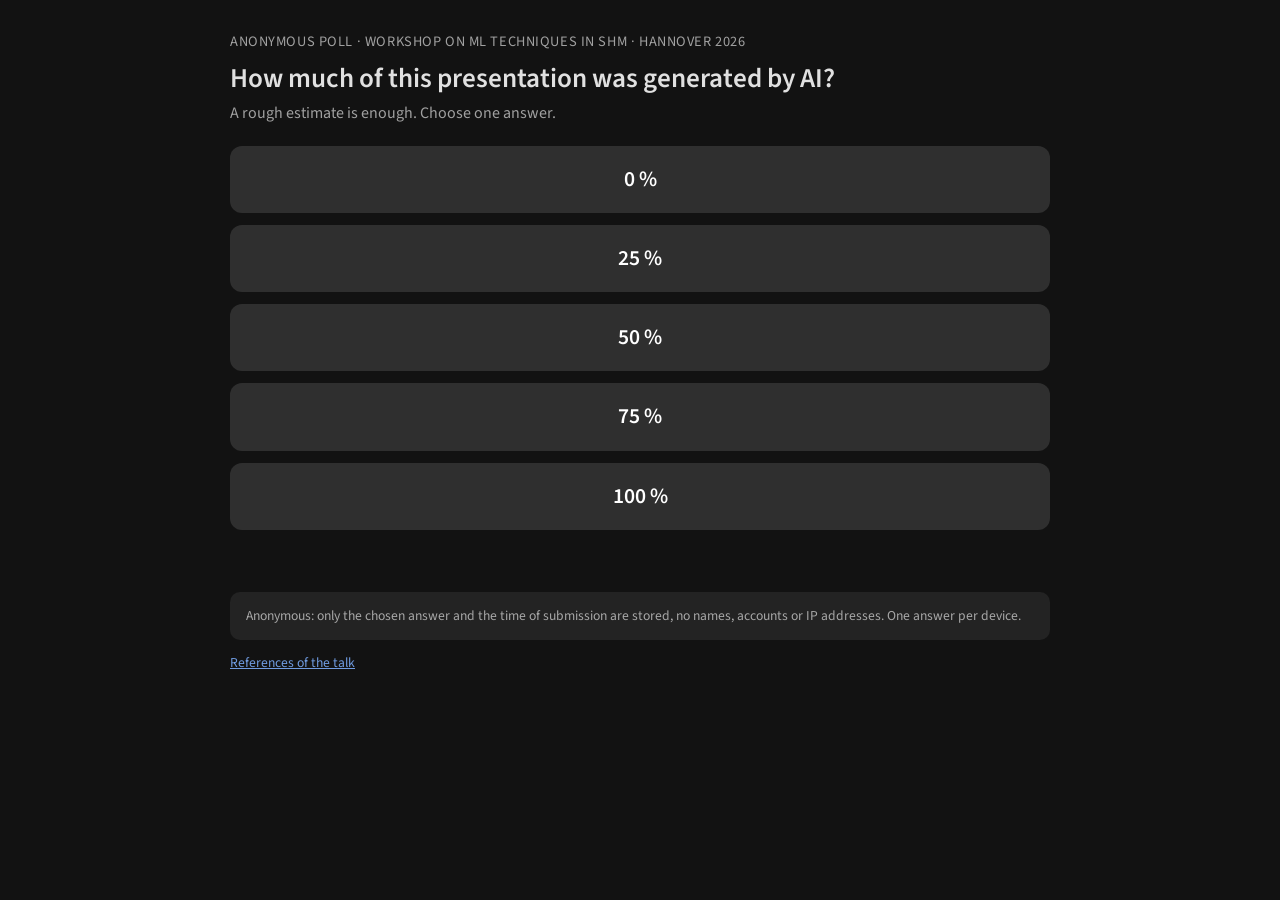
<file: shm26/poll/index.html>
<!DOCTYPE html>
<html lang="en">
  <head>
    <meta charset="UTF-8" />
    <meta name="viewport" content="width=device-width, initial-scale=1.0" />
    <meta name="robots" content="noindex, nofollow" />
    <title>Anonymous poll: SHM workshop keynote 2026</title>
    <link rel="icon" href="https://avatars.githubusercontent.com/u/53342844" type="image/x-icon" />
    <link rel="stylesheet" href="../talk.css" />
  </head>

  <body>
    <main>
      <p class="eyebrow">Anonymous poll · Workshop on ML Techniques in SHM · Hannover 2026</p>
      <h1>How much of this presentation was generated by AI?</h1>
      <p class="meta">A rough estimate is enough. Choose one answer.</p>

      <div class="options" role="group" aria-label="Answer options">
        <button class="option" type="button" data-value="0" aria-pressed="false">0 %</button>
        <button class="option" type="button" data-value="25" aria-pressed="false">25 %</button>
        <button class="option" type="button" data-value="50" aria-pressed="false">50 %</button>
        <button class="option" type="button" data-value="75" aria-pressed="false">75 %</button>
        <button class="option" type="button" data-value="100" aria-pressed="false">100 %</button>
      </div>

      <p class="status" id="status" role="status" aria-live="polite"></p>

      <div class="card small">
        Anonymous: only the chosen answer and the time of submission are stored, no names, accounts or IP addresses.
        One answer per device.
      </div>

      <p class="small"><a href="../">References of the talk</a></p>
    </main>

    <script src="config.js"></script>
    <script src="poll.js"></script>
  </body>
</html>
</file>
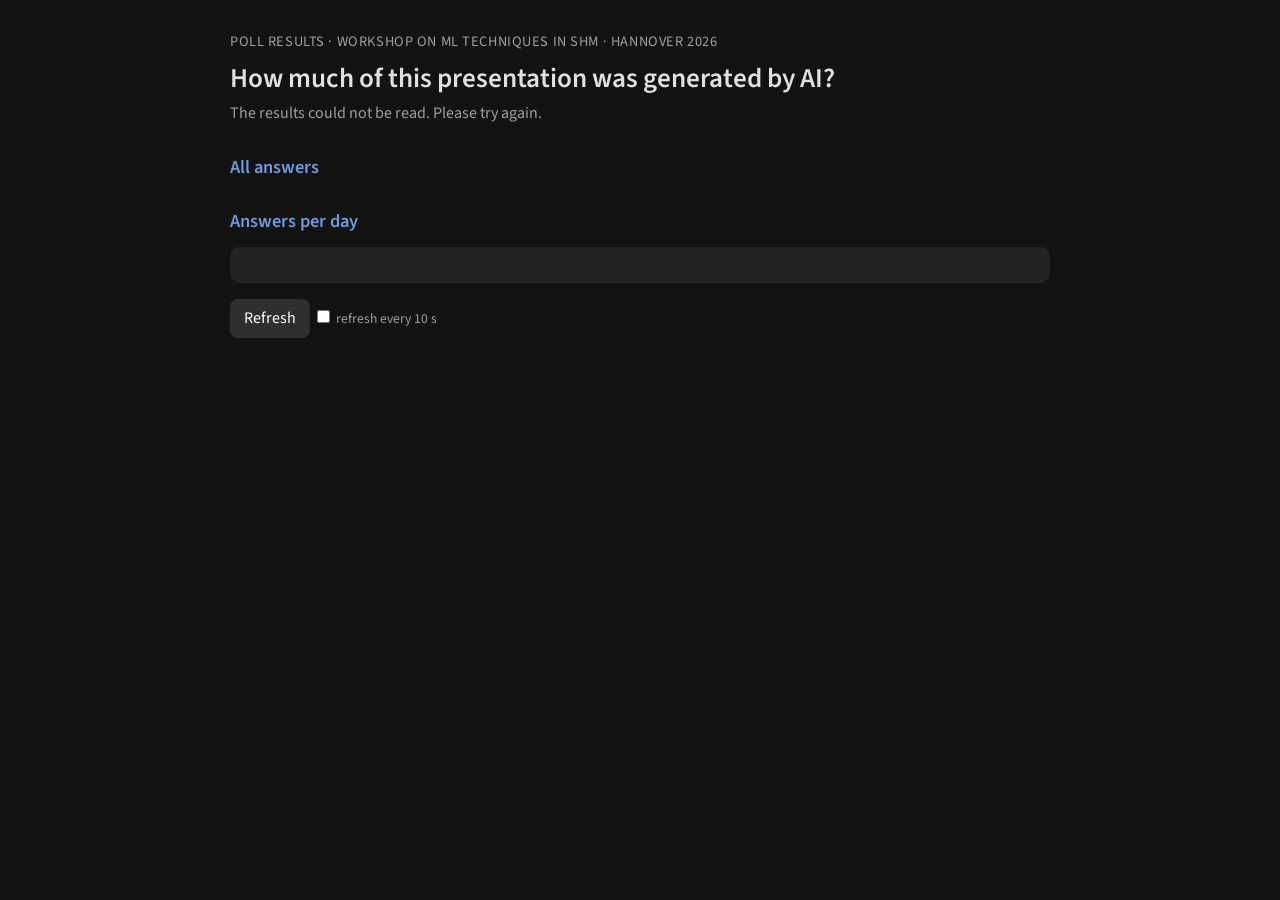
<file: shm26/poll/results/index.html>
<!DOCTYPE html>
<html lang="en">
  <head>
    <meta charset="UTF-8" />
    <meta name="viewport" content="width=device-width, initial-scale=1.0" />
    <meta name="robots" content="noindex, nofollow" />
    <title>Poll results: SHM workshop keynote 2026</title>
    <link rel="icon" href="https://avatars.githubusercontent.com/u/53342844" type="image/x-icon" />
    <link rel="stylesheet" href="../../talk.css" />
  </head>

  <body>
    <main>
      <p class="eyebrow">Poll results · Workshop on ML Techniques in SHM · Hannover 2026</p>
      <h1>How much of this presentation was generated by AI?</h1>
      <p class="meta" id="summary">Loading results…</p>

      <h2>All answers</h2>
      <div id="bars"></div>

      <h2>Answers per day</h2>
      <div class="card">
        <table id="daily">
          <thead></thead>
          <tbody></tbody>
        </table>
      </div>

      <p>
        <button class="plain" type="button" id="refresh">Refresh</button>
        <label class="small"><input type="checkbox" id="auto" /> refresh every 10 s</label>
      </p>
      <p class="small" id="updated"></p>
    </main>

    <script src="../config.js"></script>
    <script src="results.js"></script>
  </body>
</html>
</file>
<file: shm26/talk.css>
@import url("https://fonts.googleapis.com/css2?family=Source+Sans+Pro:wght@400;600&display=swap");

:root {
  --background: #121212;
  --elevation-02dp: #ffffff12;
  --elevation-08dp: #ffffff1f;
  --elevation-24dp: #ffffff29;
  --text: #ffffffde;
  --text-muted: #ffffff99;
  --institute-accent-1: #9c0054;
  --institute-accent-2: #2056ae;
  --accent-light: #6f9be0;
}

* {
  box-sizing: border-box;
}

body {
  font-family: "Source Sans Pro", sans-serif;
  background-color: var(--background);
  color: var(--text);
  margin: 0 16px;
  line-height: 1.45;
}

main {
  max-width: 820px;
  margin: 32px auto 64px;
}

a {
  color: var(--accent-light);
}

.eyebrow {
  color: var(--text-muted);
  font-size: 0.9rem;
  letter-spacing: 0.04em;
  text-transform: uppercase;
  margin: 0;
}

h1 {
  font-weight: 600;
  font-size: 1.7rem;
  margin: 6px 0 4px;
}

h2 {
  font-weight: 600;
  font-size: 1.15rem;
  margin: 28px 0 8px;
  color: var(--accent-light);
}

.meta {
  color: var(--text-muted);
  margin: 0 0 20px;
}

.risk {
  color: var(--institute-accent-1);
  font-weight: 600;
}

.reliability {
  color: var(--institute-accent-2);
  font-weight: 600;
}

.card {
  background-color: var(--elevation-02dp);
  border-radius: 10px;
  padding: 14px 16px;
  margin: 12px 0;
}

.search {
  width: 100%;
  padding: 10px 12px;
  border-radius: 10px;
  border: 1px solid var(--elevation-24dp);
  background-color: var(--elevation-02dp);
  color: var(--text);
  font: inherit;
}

ol.refs {
  list-style: none;
  padding: 0;
  margin: 0;
}

ol.refs li {
  display: grid;
  grid-template-columns: 3.2em 1fr;
  gap: 4px 8px;
  padding: 8px 0;
  border-bottom: 1px solid var(--elevation-08dp);
}

ol.refs .num {
  color: var(--accent-light);
  font-weight: 600;
  text-align: right;
}

ol.refs .slides {
  grid-column: 2;
  color: var(--text-muted);
  font-size: 0.85rem;
}

.hidden {
  display: none !important;
}

.small {
  color: var(--text-muted);
  font-size: 0.85rem;
}

/* Poll */
.options {
  display: grid;
  gap: 12px;
  margin: 20px 0;
}

.option {
  font: inherit;
  font-size: 1.35rem;
  font-weight: 600;
  color: white;
  background-color: var(--elevation-08dp);
  border: 2px solid transparent;
  border-radius: 12px;
  padding: 16px;
  cursor: pointer;
}

.option:hover,
.option:focus-visible {
  background-color: var(--elevation-24dp);
  outline: none;
}

.option[aria-pressed="true"] {
  border-color: var(--institute-accent-1);
  background-color: #9c005433;
}

.option:disabled {
  cursor: default;
  opacity: 0.6;
}

.status {
  min-height: 1.5em;
  font-size: 1.05rem;
}

.status.ok {
  color: #8fd18f;
}

.status.error {
  color: #ff8a8a;
}

/* Results */
.bar-row {
  display: grid;
  grid-template-columns: 4.5em 1fr 5.5em;
  align-items: center;
  gap: 10px;
  margin: 8px 0;
}

.bar-track {
  background-color: var(--elevation-02dp);
  border-radius: 6px;
  height: 26px;
  overflow: hidden;
}

.bar-fill {
  height: 100%;
  background: linear-gradient(90deg, var(--institute-accent-2), var(--institute-accent-1));
  width: 0;
  transition: width 0.6s ease;
}

table {
  width: 100%;
  border-collapse: collapse;
  margin-top: 8px;
}

th,
td {
  padding: 6px 8px;
  text-align: right;
  border-bottom: 1px solid var(--elevation-08dp);
}

th:first-child,
td:first-child {
  text-align: left;
}

button.plain {
  font: inherit;
  color: white;
  background-color: var(--elevation-08dp);
  border: 0;
  border-radius: 8px;
  padding: 8px 14px;
  cursor: pointer;
}

button.plain:hover {
  background-color: var(--elevation-24dp);
}
</file>
